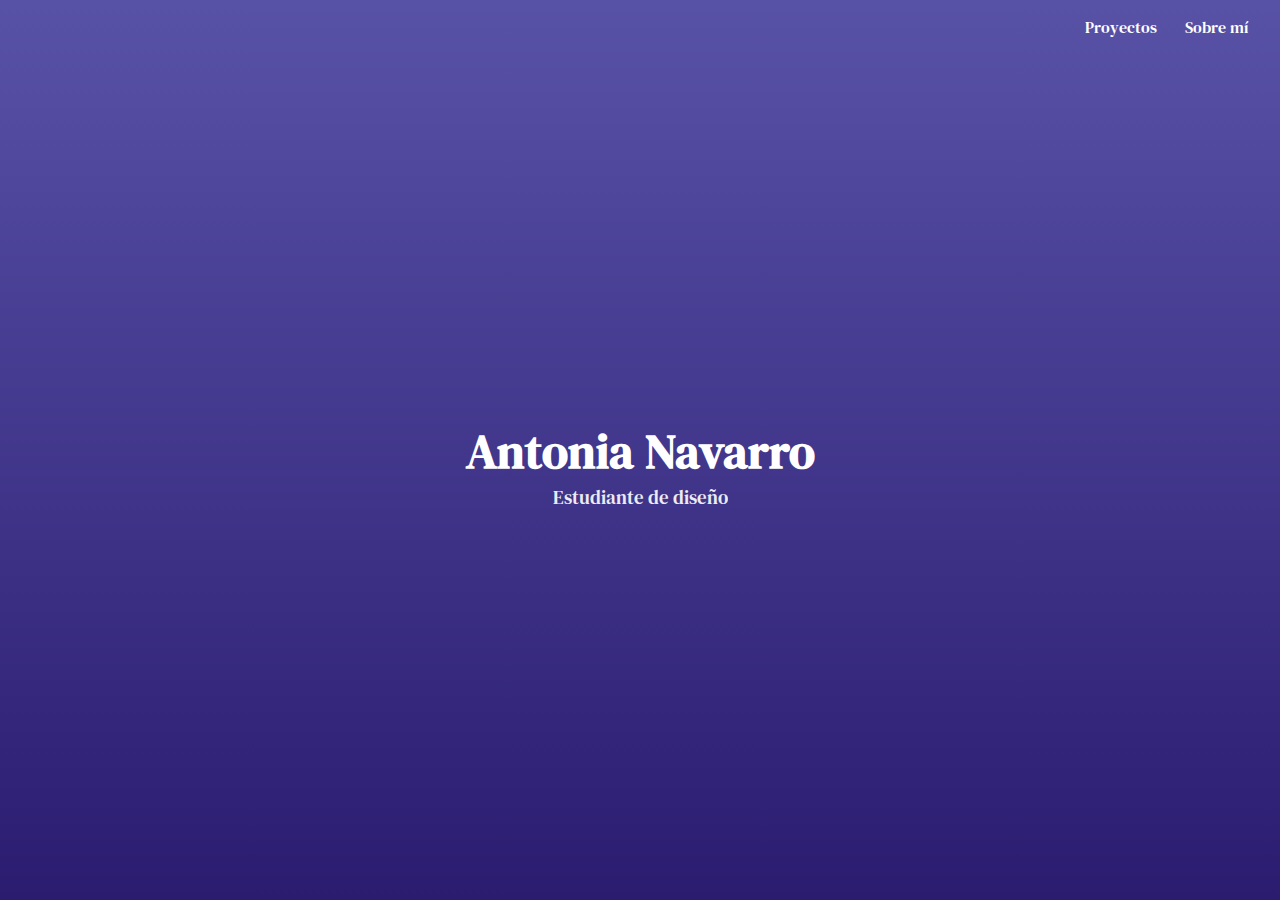
<file: index.html>
<!DOCTYPE html>
<html lang="es">
<head>
  <meta charset="UTF-8">
  <meta name="viewport" content="width=device-width, initial-scale=1.0">
  <title>Inicio</title>
  <link rel="preconnect" href="https://fonts.googleapis.com">
<link rel="preconnect" href="https://fonts.gstatic.com" crossorigin>
<link href="https://fonts.googleapis.com/css2?family=DM+Serif+Text:ital@0;1&family=Playfair+Display:ital,wght@1,500&display=swap" rel="stylesheet">
  <link rel="stylesheet" href="style.css">
</head>
<body>
  <header>
    <nav>
      <a href="proyectos.html">Proyectos</a>
      <a href="sobre-mi.html">Sobre mí</a>
    </nav>
  </header>

  <main class="inicio">
    <div class="titulo">
      <h1>Antonia Navarro</h1>
      <p>Estudiante de diseño</p>
    </div>
  </main>
</body>
</html>
</file>
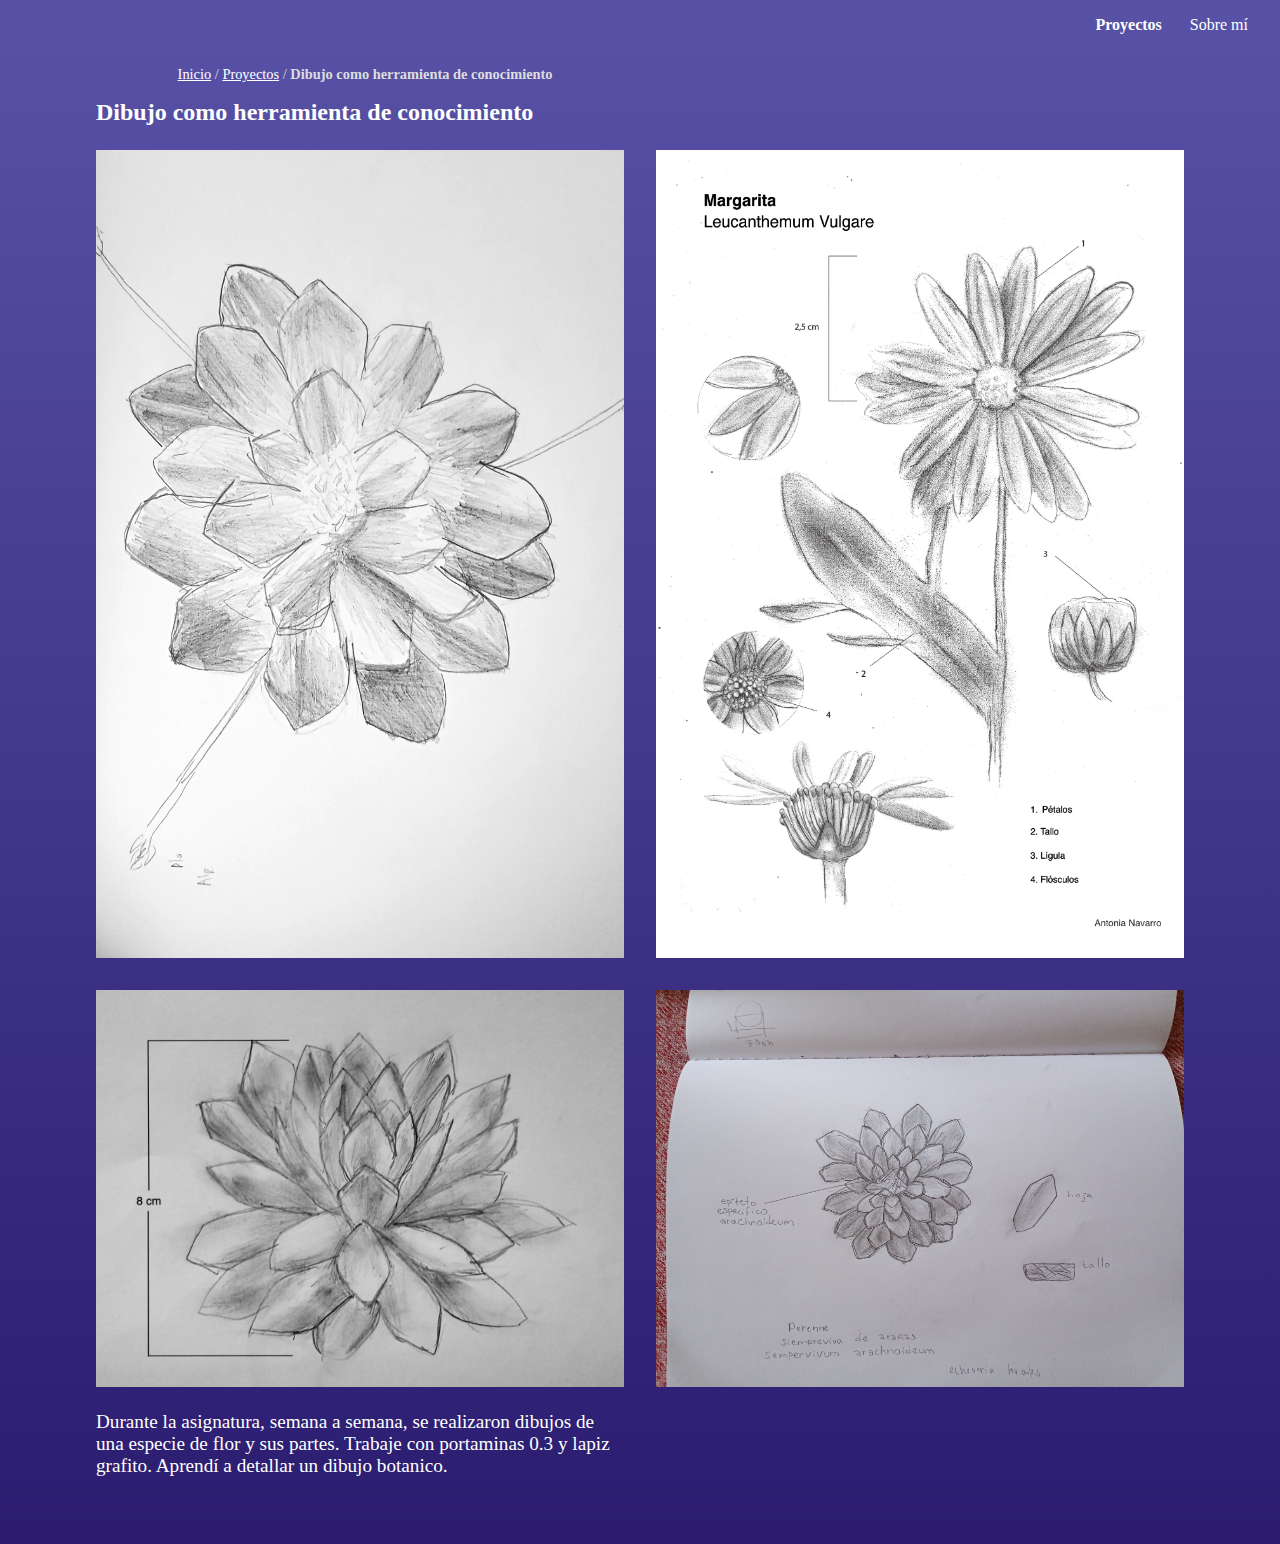
<file: proyectos/dibujo-como-herramienta-de-conocimiento.html>
<!DOCTYPE html>
<html lang="es">
<head>
  <meta charset="UTF-8">
  <meta name="viewport" content="width=device-width, initial-scale=1.0">
  <title>Dibujo como herramienta de conocimiento</title>
  <link rel="stylesheet" href="../style.css">
</head>
<body>
  <header>
    <nav>
      <a href="../proyectos.html" class="active">Proyectos</a>
      <a href="../sobre-mi.html">Sobre mí</a>
    </nav>
  </header>

  <main class="detalle">
    <div class="breadcrumb">
      <a href="../index.html">Inicio</a> / <a href="../proyectos.html">Proyectos</a> / <strong>Dibujo como herramienta de conocimiento</strong>
    </div>

    <h2>Dibujo como herramienta de conocimiento</h2>

    <div class="imagenes">
      <div class="cuadro"><img src="../img/proyectos/dibujo-como -herramienta-de-conocimiento/foto4.png" alt="Dibujo de un planta"></div>
      <div class="cuadro"><img src="../img/proyectos/dibujo-como -herramienta-de-conocimiento/foto2.jpg" alt="infografía de una flor"></div>
      <div class="cuadro"><img src="../img/proyectos/dibujo-como -herramienta-de-conocimiento/foto1.png" alt="Dibujo de una planta"></div>
      <div class="cuadro"><img src="../img/proyectos/dibujo-como -herramienta-de-conocimiento/foto3.jpg" alt="Dibujo de una planta"></div>
    </div>

    <p class="parrafo">
      Durante la asignatura, semana a semana, se realizaron dibujos de una especie de flor y sus partes. Trabaje con portaminas 0.3 y lapiz grafito. Aprendí a detallar un dibujo botanico.
    </p>
  </main>
</body>
</html>
</file>
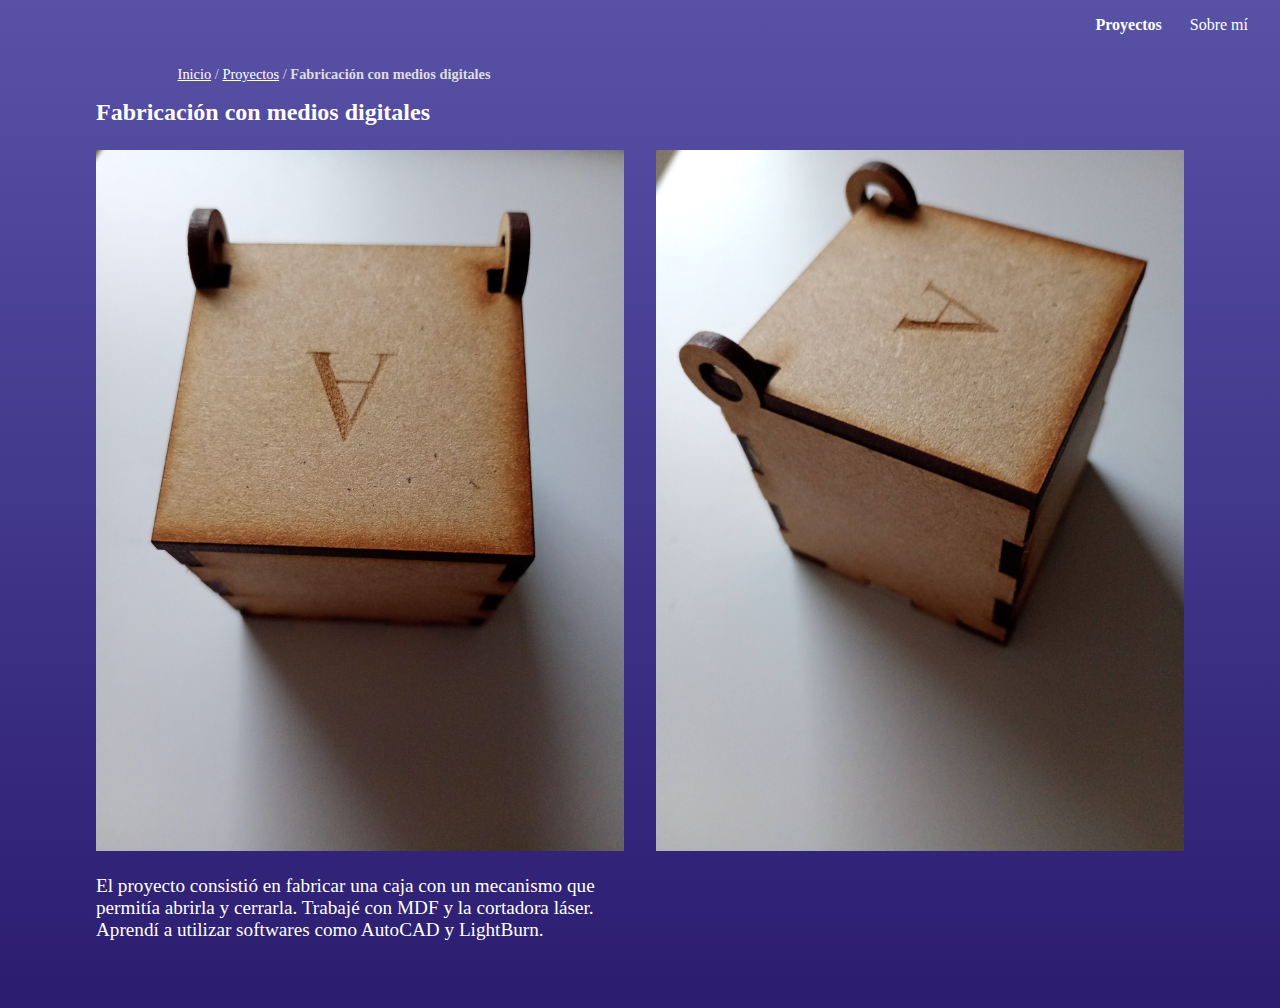
<file: proyectos/fabricacion-con-medios-digitales.html>
<!DOCTYPE html>
<html lang="es">
<head>
  <meta charset="UTF-8">
  <meta name="viewport" content="width=device-width, initial-scale=1.0">
  <title>Fabricación con medios digitales</title>
  <link rel="stylesheet" href="../style.css">
</head>
<body>
<header>
    <nav>
      <a href="../proyectos.html" class="active">Proyectos</a>
      <a href="../sobre-mi.html">Sobre mí</a>
    </nav>
  </header>

  <main class="detalle">
    <div class="breadcrumb">
      <a href="../index.html">Inicio</a> / <a href="../proyectos.html">Proyectos</a> / <strong>Fabricación con medios digitales</strong>
    </div>

    <h2>Fabricación con medios digitales</h2>

    <div class="imagenes">
      <div class="cuadro"><img src="../img/proyectos/fabricacion-con medios-digitales/foto.jpg" alt="Caja de mdf"></div>
      <div class="cuadro"><img src="../img/proyectos/fabricacion-con medios-digitales/foto1.jpg" alt="Caja de mdf"></div>
    </div>

    
  <p class="parrafo">
    El proyecto consistió en fabricar una caja con un mecanismo que permitía abrirla y cerrarla.
    Trabajé con MDF y la cortadora láser. Aprendí a utilizar softwares como AutoCAD y LightBurn.
  </p>
</div>

  </main>
</body>
</html>
</file>
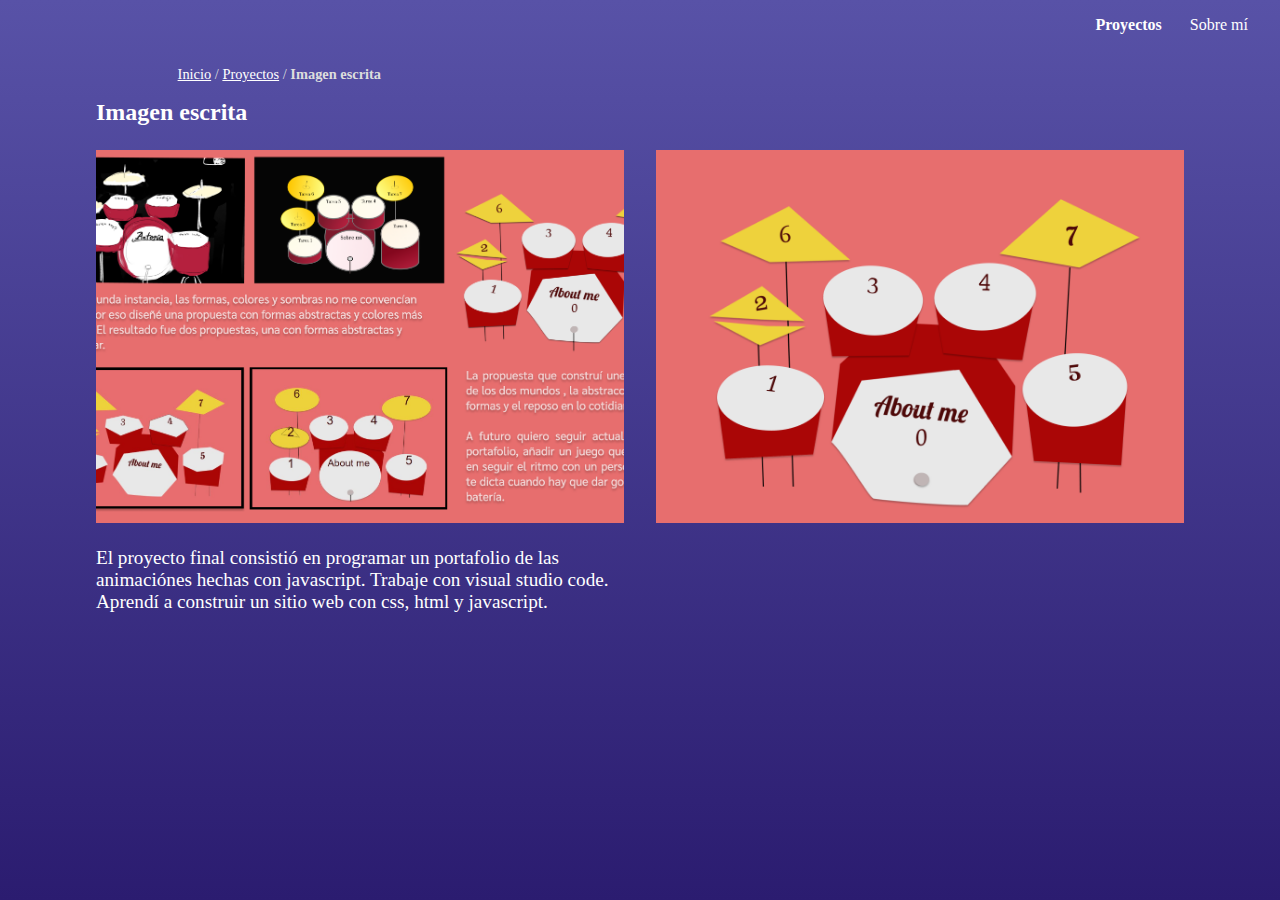
<file: proyectos/imagen-escrita.html>
<!DOCTYPE html>
<html lang="es">
<head>
  <meta charset="UTF-8">
  <meta name="viewport" content="width=device-width, initial-scale=1.0">
  <title>Imagen escrita</title>
  <link rel="stylesheet" href="../style.css">
</head>
<body>
  <header>
    <nav>
      <a href="../proyectos.html" class="active">Proyectos</a>
      <a href="../sobre-mi.html">Sobre mí</a>
    </nav>
  </header>

  <main class="detalle">
    <div class="breadcrumb">
      <a href="../index.html">Inicio</a> / <a href="../proyectos.html">Proyectos</a> / <strong>Imagen escrita</strong>
    </div>

    <h2>Imagen escrita</h2>

    <div class="imagenes">
      <div class="cuadro"><img src="../img/proyectos/imagen-escrita/foto1.png" alt="Proceso de diseño"></div>
      <div class="cuadro"><img src="../img/proyectos/imagen-escrita/foto2.png" alt="Diseño de batería acústica"></div>
    </div>

    <p class="parrafo">
     El proyecto final consistió en programar un portafolio de las animaciónes hechas con javascript. Trabaje con visual studio code. Aprendí a construir un sitio web con css, html y javascript.

    </p>
  </main>
</body>
</html>
</file>
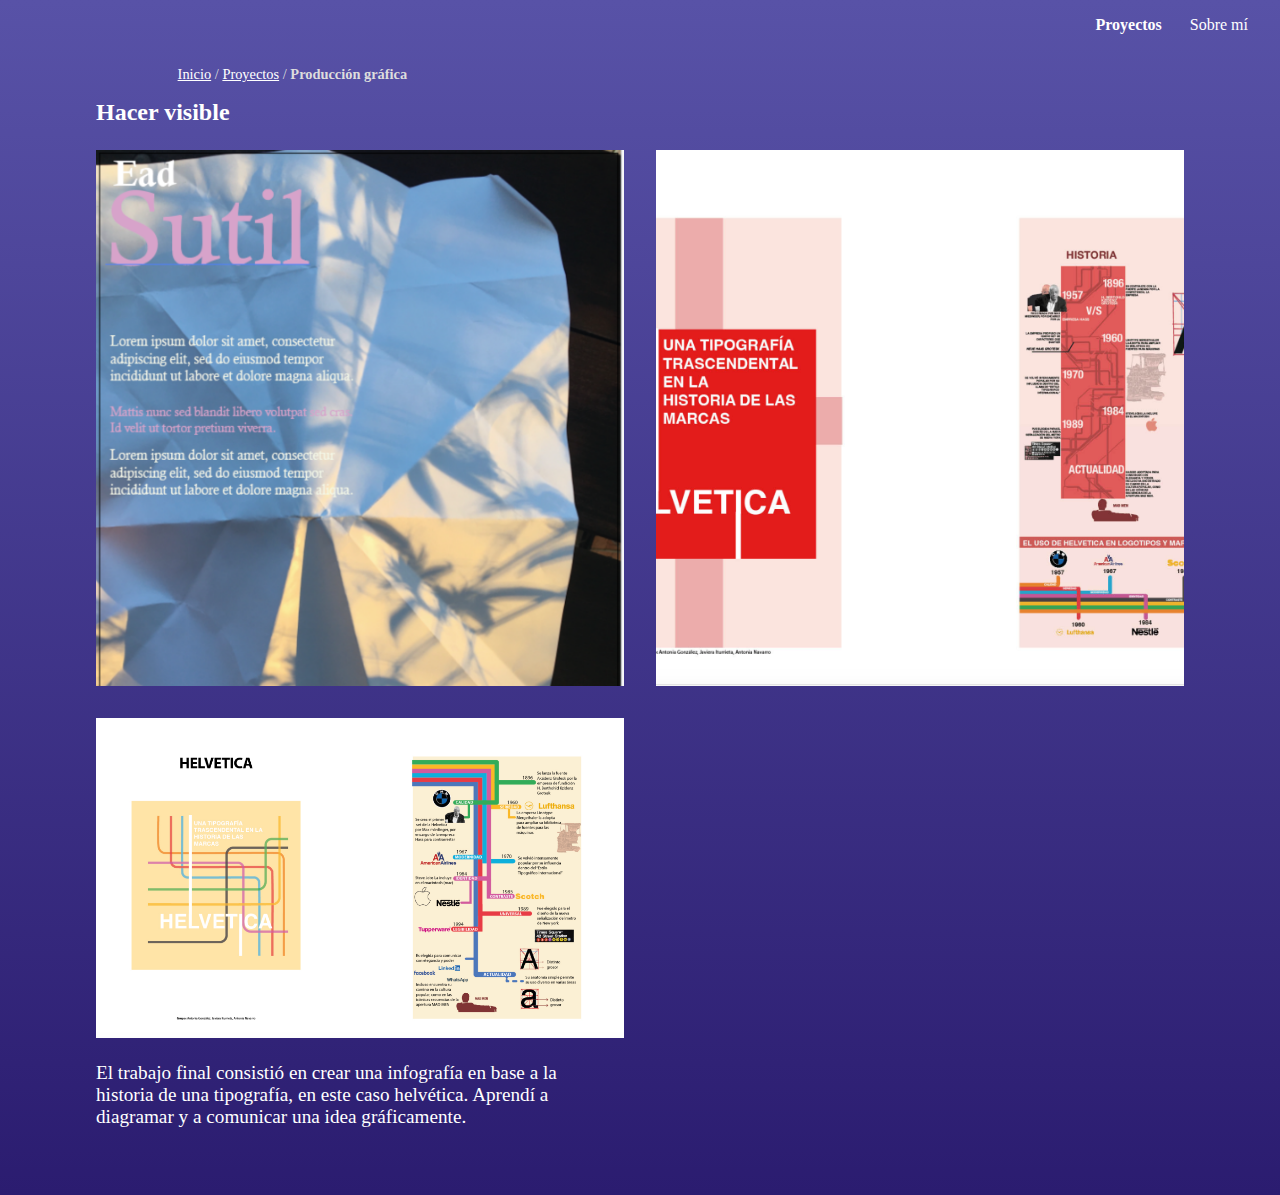
<file: proyectos/produccion-grafica.html>
<!DOCTYPE html>
<html lang="es">
<head>
  <meta charset="UTF-8">
  <meta name="viewport" content="width=device-width, initial-scale=1.0">
  <title>Producción gráfica</title>
  <link rel="stylesheet" href="../style.css">
</head>
<body>
  <header>
    <nav>
      <a href="../proyectos.html" class="active">Proyectos</a>
      <a href="../sobre-mi.html">Sobre mí</a>
    </nav>
  </header>
  <main class="detalle">
    <div class="breadcrumb">
      <a href="../index.html">Inicio</a> / <a href="../proyectos.html">Proyectos</a> / <strong>Producción gráfica</strong>
    </div>

    <h2>Hacer visible</h2>

    <div class="imagenes">
      <div class="cuadro"><img src="../img/proyectos/produccion-grafica/foto1.png" alt="Portada revista"></div>
      <div class="cuadro"><img src="../img/proyectos/produccion-grafica/foto2.png" alt="Infografía de helvetica"></div>
      <div class="cuadro"><img src="../img/proyectos/produccion-grafica/foto3.png" alt="Infografía de helvetica"></div>
      
    </div>

    <p class="parrafo">
      El trabajo final consistió en crear una infografía en base a la historia de una tipografía, en este caso helvética. Aprendí a diagramar y a comunicar una idea gráficamente. 
  </main>
</body>
</html>
</file>
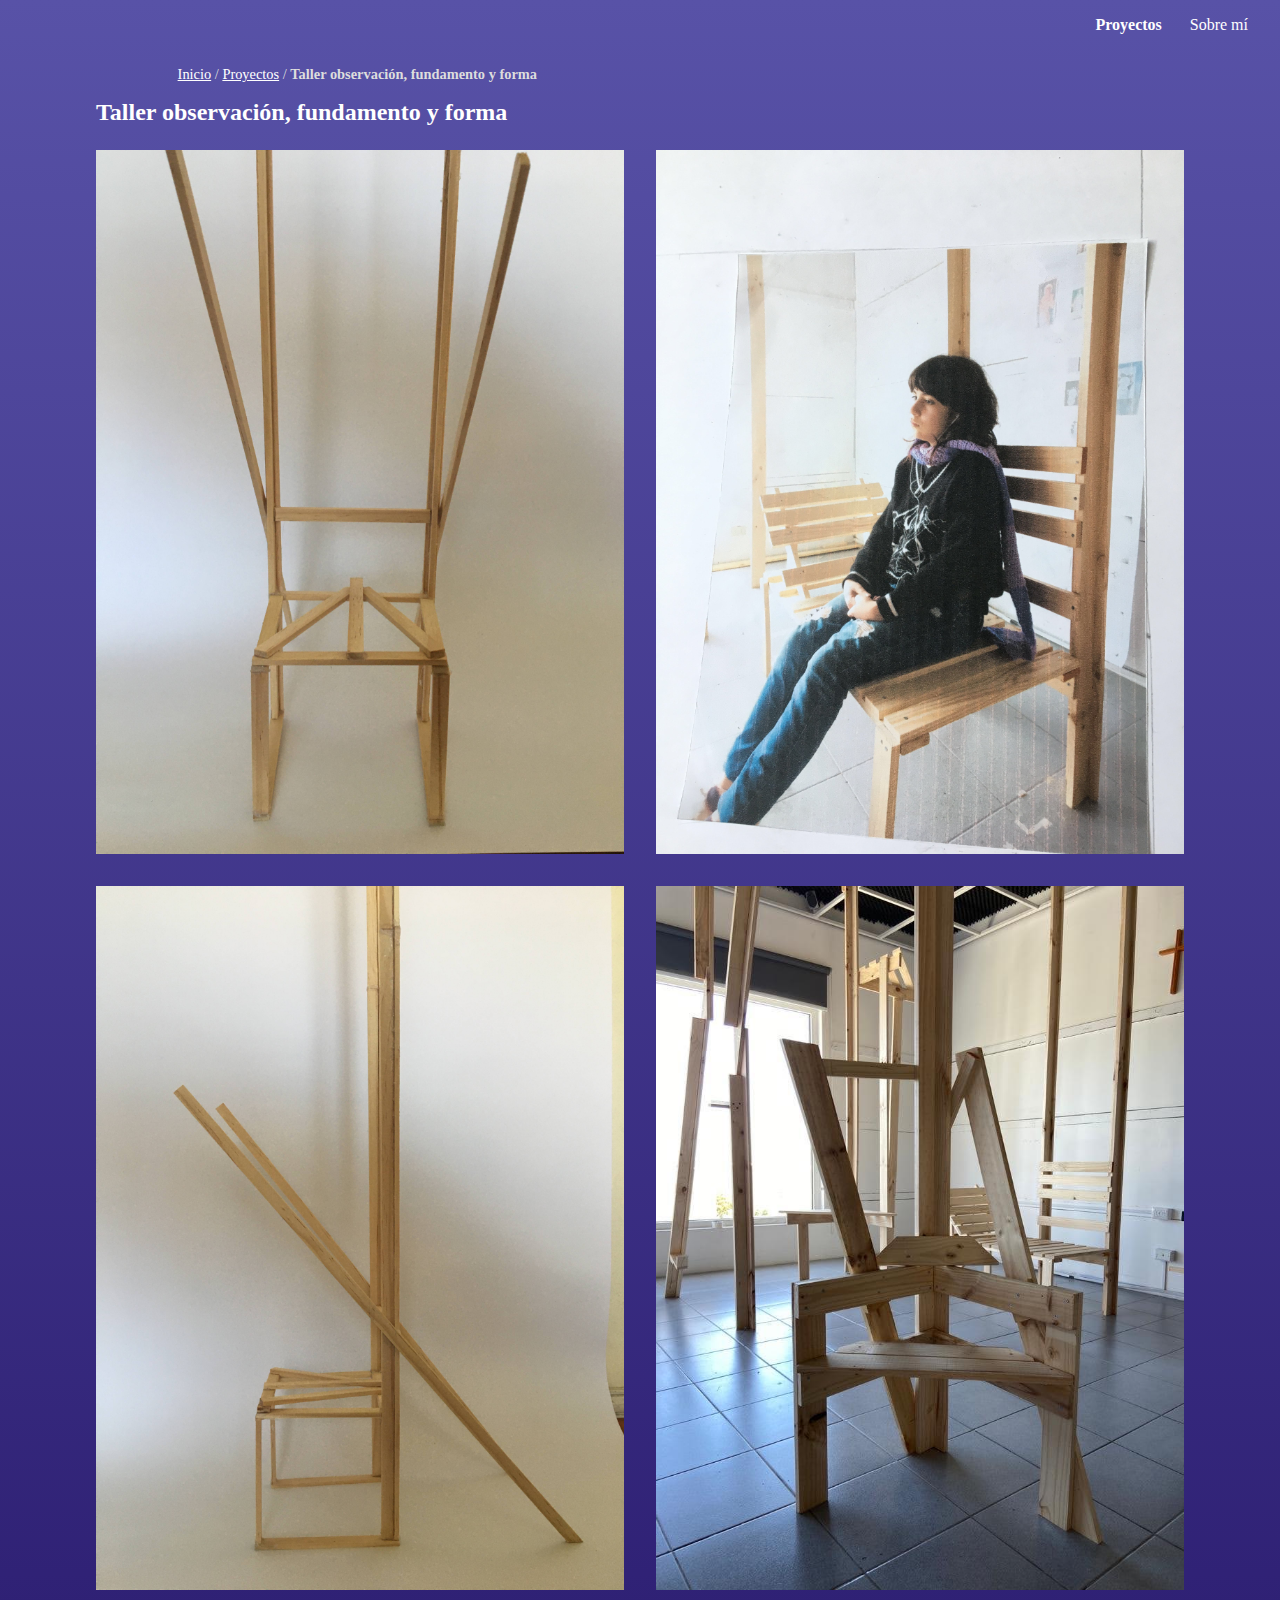
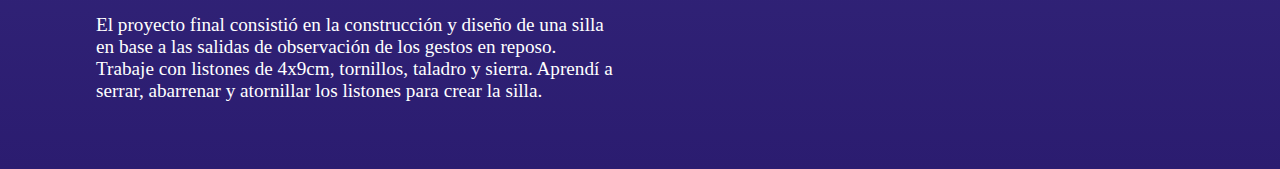
<file: proyectos/toff.html>
<!DOCTYPE html>
<html lang="es">
<head>
  <meta charset="UTF-8">
  <meta name="viewport" content="width=device-width, initial-scale=1.0">
  <title>Taller observación, fundamento y forma</title>
  <link rel="stylesheet" href="../style.css">
</head>
<body>
<header>
    <nav>
      <a href="../proyectos.html" class="active">Proyectos</a>
      <a href="../sobre-mi.html">Sobre mí</a>
    </nav>
  </header>

  <main class="detalle">
    <div class="breadcrumb">
      <a href="../index.html">Inicio</a> / <a href="../proyectos.html">Proyectos</a> / <strong>Taller observación, fundamento y forma</strong>
    </div>

    <h2>Taller observación, fundamento y forma</h2>

    <div class="imagenes">
      <div class="cuadro"><img src="../img/proyectos/toff/foto1.jpg" alt="Maqueta de silla"></div>
      <div class="cuadro"><img src="../img/proyectos/toff/foto6.jpg" alt="Silla construida"></div>
      <div class="cuadro"><img src="../img/proyectos/toff/foto7.jpg" alt="Maqueta de silla"></div>
       <div class="cuadro"><img src="../img/proyectos/toff/foto8.jpg" alt="Silla construida"></div>
    </div>

    <p class="parrafo">
      El proyecto final consistió en la construcción y diseño de una silla en base a las salidas de observación de los gestos en reposo. Trabaje con listones de 4x9cm, tornillos, taladro y sierra.  Aprendí a serrar, abarrenar y atornillar los listones para crear la silla.
    </p>
  </main>
</body>
</html>
</file>
<file: style.css>
/* === ESTILOS GENERALES === */
body {
  margin: 0;
  font-family:"DM Serif Text", serif;
  background: linear-gradient(to bottom, #5852A7, #2b1c70);
  color: white;
  min-height: 100vh;
  overflow-y: auto;
}

/* === NAV === */
header {
  display: flex;
  justify-content: flex-end;
  padding: 1rem 2rem;
}

nav a {
  margin-left: 1.5rem;
  text-decoration: none;
  color: white;
  font-weight: 500;
}

nav a.active {
  font-weight: bold;
}

/* === BREADCRUMB === */
.breadcrumb {
  width: 85%;
  margin: 1rem auto 0.5rem;
  font-size: 0.9rem;
  color: #ddd;
}

.breadcrumb a {
  color: #fff;
  text-decoration: underline;
}

.breadcrumb a:hover {
  text-decoration: none;
}

/* === INICIO === */
.inicio {
  display: flex;
  justify-content: center;
  align-items: center;
  height: calc(100vh - 80px);
  text-align: center;
}

.titulo h1 {
  font-size: 3rem;
  margin: 0;
}

.titulo p {
  font-size: 1.2rem;
  margin: 0;
  opacity: 0.9;
}

/* === SECCIÓN PROYECTOS === */
.proyectos {
  display: flex;
  flex-direction: column;
  align-items: center;
  text-align: left;
  padding-bottom: 2rem;
}

.proyectos h2 {
  width: 85%;
  margin: 0.5rem auto 1.5rem;
  font-size: 1.3rem;
}

/* === GRID === */
.grid-proyectos {
  display: grid;
  grid-template-columns: repeat(2, 1fr);
  gap: 2rem; 
  width: 85%; 
  margin: 0 auto;
  padding-bottom: 2rem;
  
}

.card {
  position: relative; 
  display: flex;
  justify-content: center;
  align-items: center;
  text-decoration: none;
  font-weight: bold;
  background: #e0e0e0;
  color: black;
  aspect-ratio: 1 / 1;
  border: none;
  border-radius: 0;
  transition: transform 0.2s, background 0.2s;
  overflow: hidden;
}

.card img {
  width: 100%;
  height: 100%;
  object-fit: cover;
  display: block;
}

.card-text {
  position: absolute;
  bottom: 10px; 
  left: 50%;
  transform: translateX(-50%);
  color: white;
  font-weight: bold;
  background: rgba(0,0,0,0.5); 
  padding: 0.3rem 0.6rem;
  border-radius: 4px;
  text-align: center;
}



.card:hover {
  transform: scale(1.03);
  background: #d5d5ff;
}

/* === DETALLE === */
.detalle {
  width: 85%;
  margin: 0 auto;
  padding-bottom: 3rem;
}

.detalle h2 {
  margin-top: 1rem;
  margin-bottom: 1.5rem;
}

.imagenes {
  display: grid;
  grid-template-columns: repeat(2, 1fr);
  gap: 2rem; 
  margin-bottom: 1.5rem;
}

.cuadro img {
  width: 100%;
  height: 100%;
  object-fit: cover; 
  display: block;
}


/* === RESPONSIVE === */
@media (max-width: 700px) {
  .grid-proyectos,
  .imagenes {
    grid-template-columns: 1fr;
    gap: 1rem;
    width: 90%;
  }

  .breadcrumb,
  .proyectos h2,
  .detalle {
    width: 90%;
    text-align: center;
  }

  .inicio h1 {
    font-size: 2rem;
  }

  .inicio p {
    font-size: 1rem;
  }
}

/* === DOS COLUMNAS === */
.dos-columnas {
  display: flex;
  gap: 2rem;
  align-items: center;
  width: 85%;
  margin: 0 auto 2rem;
}

.dos-columnas .texto {
  flex: 1;
  color: white;
  font-size: 1rem;
  line-height: 1.5;
}

.dos-columnas .cuadro-derecha {
  flex: 1;
  aspect-ratio: 1 / 1; 
  background: #e0e0e0;
  display: flex;
  justify-content: center;
  align-items: center;
  overflow: hidden;
}

.dos-columnas .cuadro-derecha img {
  width: 100%;
  height: 100%;
  object-fit: cover;
  display: block;
}

/* === RESPONSIVE === */
@media (max-width: 700px) {
  .dos-columnas {
    flex-direction: column;
  }

  .dos-columnas .cuadro-derecha,
  .dos-columnas .texto {
    width: 100%;
  }

  .dos-columnas .cuadro-derecha {
    aspect-ratio: 1 / 1;
  }
}

 .texto-columna {
  max-width: 600px;     
  margin: 50px 0 0 100px; 
  text-align: justify;  
  line-height: 1.6;
  font-size: 1rem;
  color: white;
}

.parrafo{
  font-family: "Playfair Display";
  font-size: larger;
   max-width: 48%; 
  margin-top: 20px;
}
</file>
